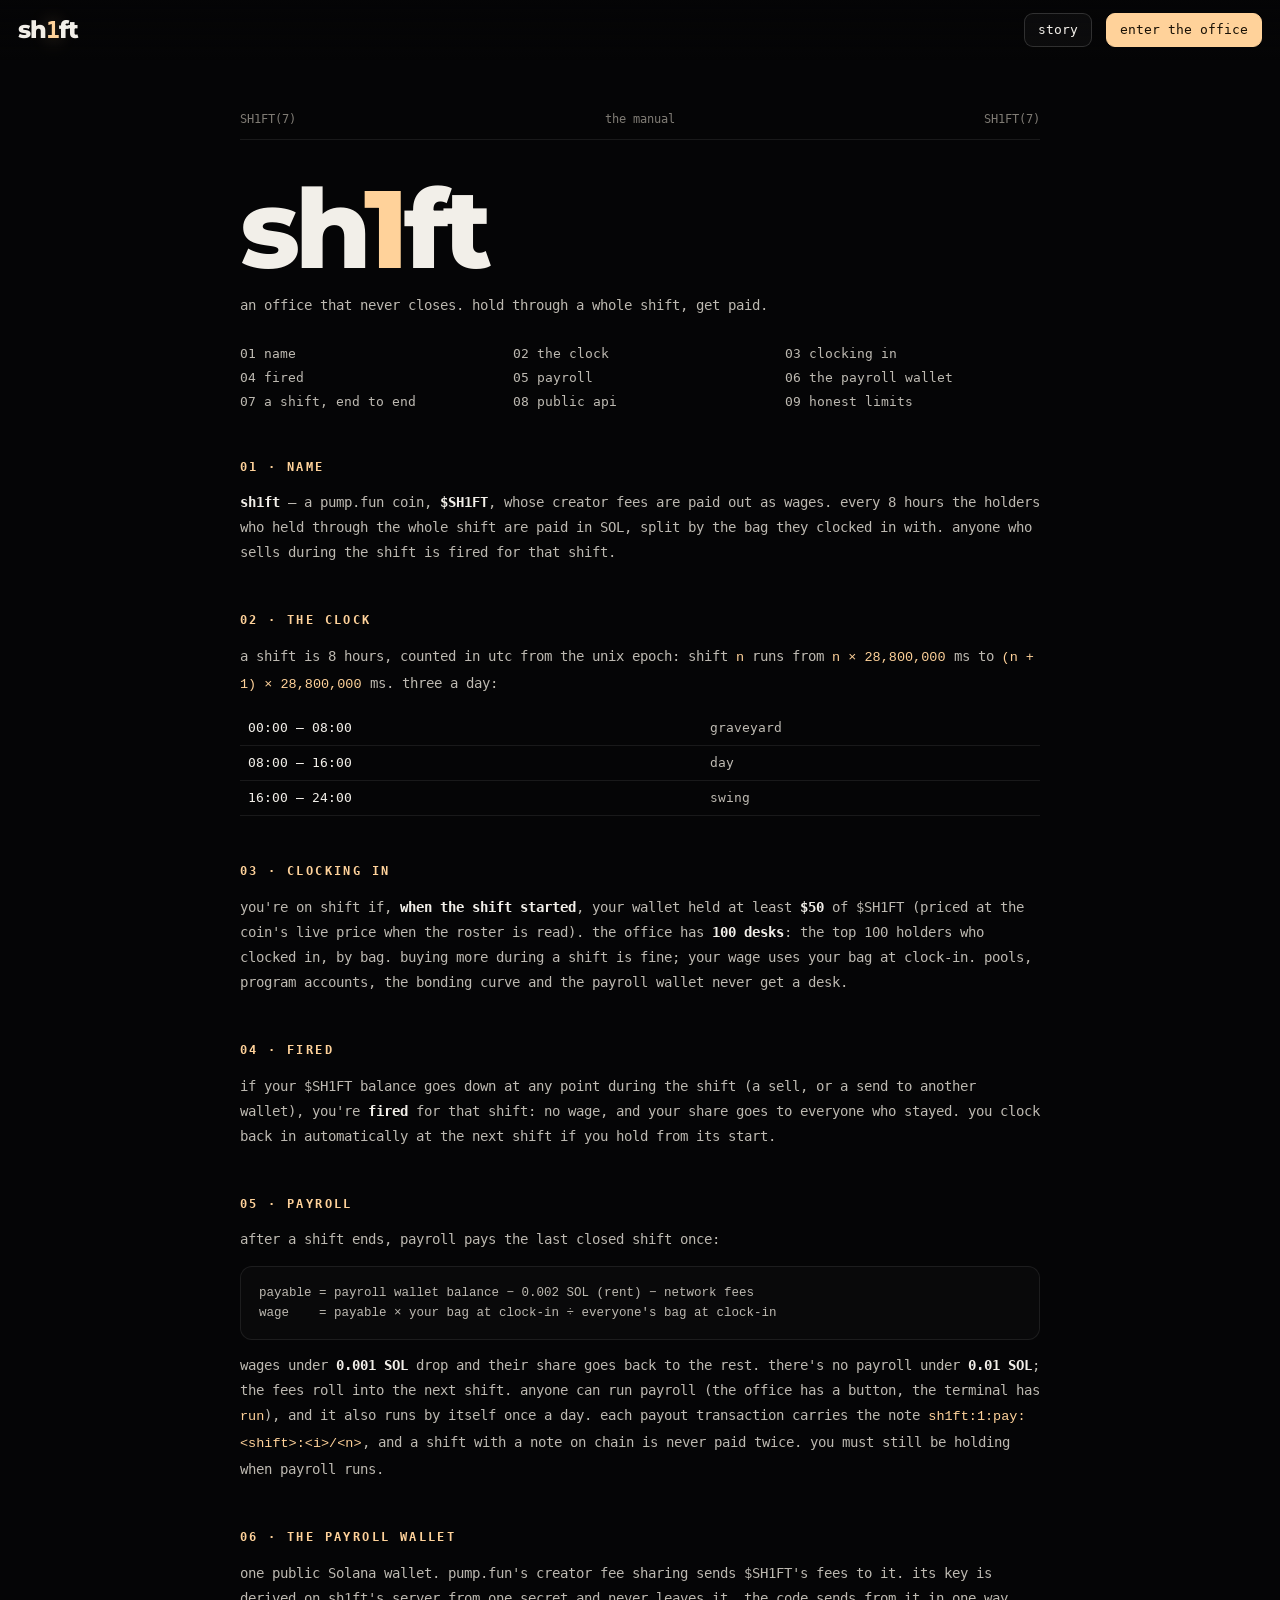
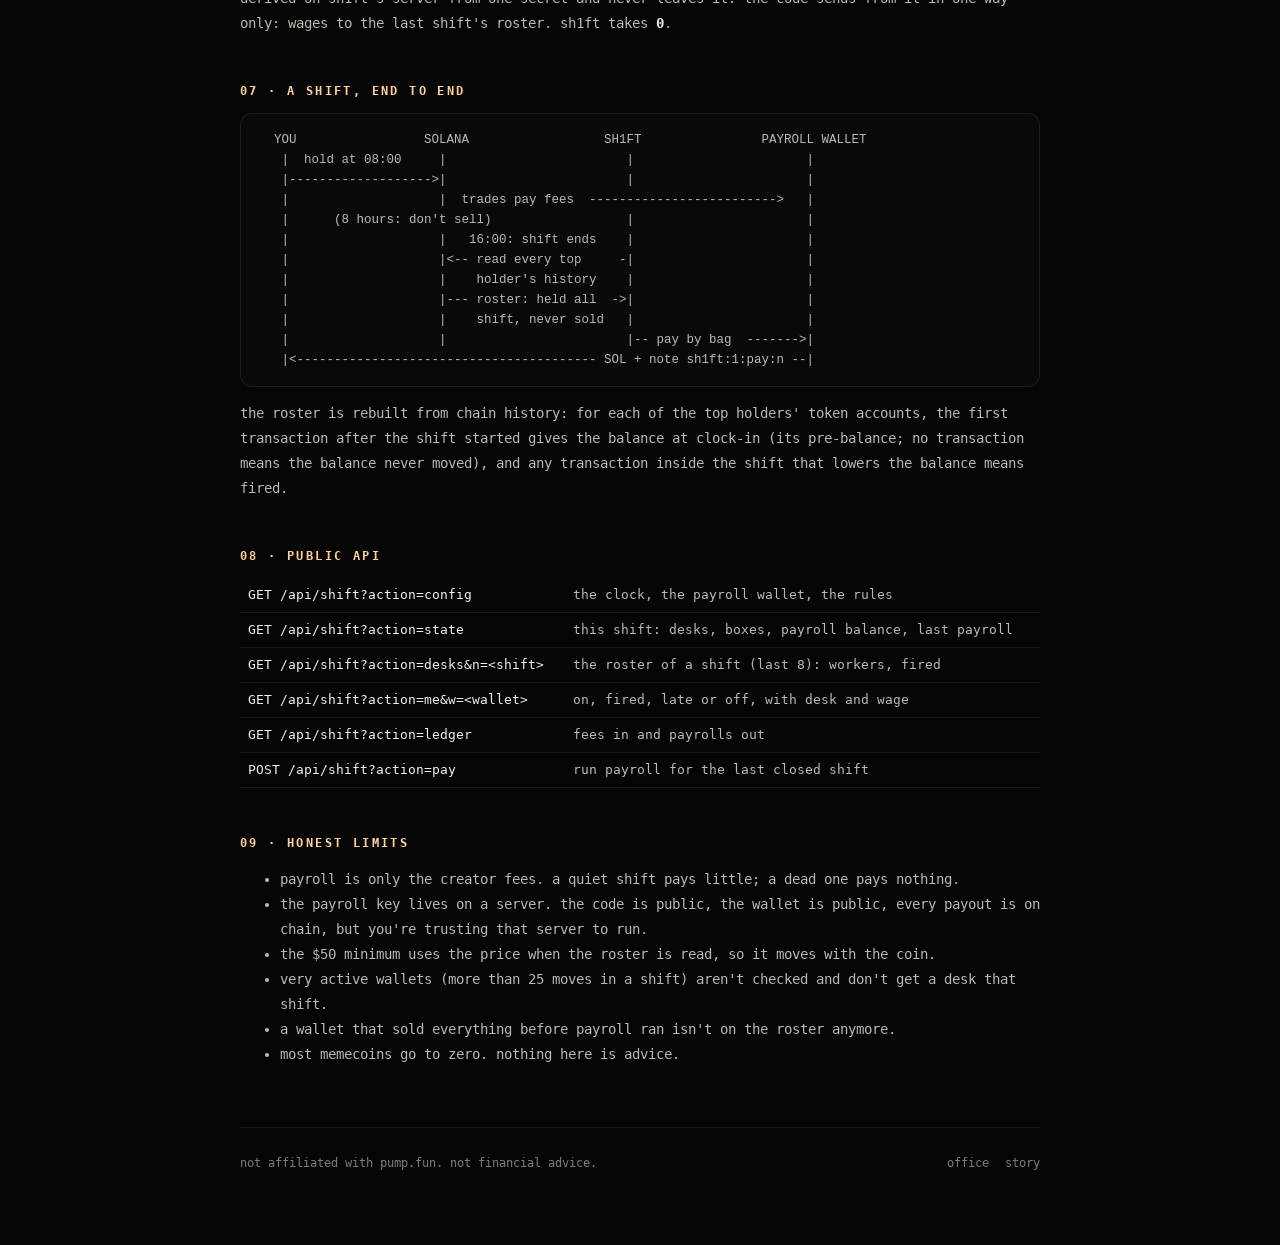
<file: docs.html>
<!doctype html>
<html lang="en">
<head>
<meta charset="utf-8">
<meta name="viewport" content="width=device-width,initial-scale=1,viewport-fit=cover">
<title>shift</title>
<meta name="description" content="how sh1ft works: the clock, clocking in, getting fired, payroll, the payroll wallet, the api.">
<meta name="theme-color" content="#050506">
<link rel="icon" href="/favicon.svg" type="image/svg+xml">
<link rel="stylesheet" href="/assets/css/sh1ft.css">
<style>
.man{max-width:880px;margin:0 auto;padding:110px clamp(18px,4vw,40px) 60px}
.mh{display:flex;justify-content:space-between;color:var(--dim);font-size:12px;border-bottom:1px solid var(--edge);padding-bottom:10px}
.man h1{font:800 clamp(56px,9vw,110px)/.9 var(--ms);letter-spacing:-.05em;margin:40px 0 8px}
.man h2{font-size:12px;letter-spacing:.2em;color:var(--warm);margin:46px 0 12px;font-weight:700}
.man p,.man li{color:var(--fg2);font-size:13.5px;line-height:1.85}.man b{color:var(--fg)}
.man pre{background:rgba(255,255,255,.02);border:1px solid var(--edge);border-radius:12px;padding:16px 18px;overflow:auto;font-size:12.5px;line-height:1.6;color:var(--fg2)}
.man code{color:var(--warm)}
.toc{display:grid;grid-template-columns:repeat(3,1fr);gap:4px 18px;margin-top:26px;font-size:12.5px}.toc a{text-decoration:none;color:var(--fg2)}.toc a:hover{color:var(--warm)}
.man table{width:100%;border-collapse:collapse;font-size:12.5px}.man td{padding:7px 8px;border-bottom:1px solid var(--edge);color:var(--fg2);vertical-align:top}.man td:first-child{color:var(--fg);white-space:nowrap}
@media (max-width:640px){.toc{grid-template-columns:1fr 1fr}}
</style>
</head>
<body>
<header class="bar" style="background:linear-gradient(rgba(5,5,6,.95),rgba(5,5,6,0))">
  <a class="wm" href="/" aria-label="sh1ft">sh<b>1</b>ft</a>
  <span style="margin-left:auto"></span>
  <a class="pa" href="/home">story</a><a class="pa warm" href="/">enter the office</a>
</header>
<main class="man">
  <div class="mh"><span>SH1FT(7)</span><span>the manual</span><span>SH1FT(7)</span></div>
  <h1>sh<span class="warm">1</span>ft</h1>
  <p>an office that never closes. hold through a whole shift, get paid.</p>
  <div class="toc"><a href="#name">01 name</a><a href="#clock">02 the clock</a><a href="#in">03 clocking in</a><a href="#fired">04 fired</a><a href="#payroll">05 payroll</a><a href="#wallet">06 the payroll wallet</a><a href="#proto">07 a shift, end to end</a><a href="#api">08 public api</a><a href="#limits">09 honest limits</a></div>

  <h2 id="name">01 · NAME</h2>
  <p><b>sh1ft</b> — a pump.fun coin, <b>$SH1FT</b>, whose creator fees are paid out as wages. every 8 hours the holders who held through the whole shift are paid in SOL, split by the bag they clocked in with. anyone who sells during the shift is fired for that shift.</p>

  <h2 id="clock">02 · THE CLOCK</h2>
  <p>a shift is 8 hours, counted in utc from the unix epoch: shift <code>n</code> runs from <code>n × 28,800,000</code> ms to <code>(n + 1) × 28,800,000</code> ms. three a day:</p>
  <table><tr><td>00:00 – 08:00</td><td>graveyard</td></tr><tr><td>08:00 – 16:00</td><td>day</td></tr><tr><td>16:00 – 24:00</td><td>swing</td></tr></table>

  <h2 id="in">03 · CLOCKING IN</h2>
  <p>you're on shift if, <b>when the shift started</b>, your wallet held at least <b>$50</b> of $SH1FT (priced at the coin's live price when the roster is read). the office has <b>100 desks</b>: the top 100 holders who clocked in, by bag. buying more during a shift is fine; your wage uses your bag at clock-in. pools, program accounts, the bonding curve and the payroll wallet never get a desk.</p>

  <h2 id="fired">04 · FIRED</h2>
  <p>if your $SH1FT balance goes down at any point during the shift (a sell, or a send to another wallet), you're <b>fired</b> for that shift: no wage, and your share goes to everyone who stayed. you clock back in automatically at the next shift if you hold from its start.</p>

  <h2 id="payroll">05 · PAYROLL</h2>
  <p>after a shift ends, payroll pays the last closed shift once:</p>
  <pre>payable = payroll wallet balance − 0.002 SOL (rent) − network fees
wage    = payable × your bag at clock-in ÷ everyone's bag at clock-in</pre>
  <p>wages under <b>0.001 SOL</b> drop and their share goes back to the rest. there's no payroll under <b>0.01 SOL</b>; the fees roll into the next shift. anyone can run payroll (the office has a button, the terminal has <code>run</code>), and it also runs by itself once a day. each payout transaction carries the note <code>sh1ft:1:pay:&lt;shift&gt;:&lt;i&gt;/&lt;n&gt;</code>, and a shift with a note on chain is never paid twice. you must still be holding when payroll runs.</p>

  <h2 id="wallet">06 · THE PAYROLL WALLET</h2>
  <p>one public Solana wallet. pump.fun's creator fee sharing sends $SH1FT's fees to it. its key is derived on sh1ft's server from one secret and never leaves it. the code sends from it in one way only: wages to the last shift's roster. sh1ft takes <b>0</b>.</p>

  <h2 id="proto">07 · A SHIFT, END TO END</h2>
<pre>  YOU                 SOLANA                  SH1FT                PAYROLL WALLET
   |  hold at 08:00     |                        |                       |
   |------------------->|                        |                       |
   |                    |  trades pay fees  ------------------------->   |
   |      (8 hours: don't sell)                  |                       |
   |                    |   16:00: shift ends    |                       |
   |                    |<-- read every top     -|                       |
   |                    |    holder's history    |                       |
   |                    |--- roster: held all  ->|                       |
   |                    |    shift, never sold   |                       |
   |                    |                        |-- pay by bag  ------->|
   |<---------------------------------------- SOL + note sh1ft:1:pay:n --|
</pre>
  <p>the roster is rebuilt from chain history: for each of the top holders' token accounts, the first transaction after the shift started gives the balance at clock-in (its pre-balance; no transaction means the balance never moved), and any transaction inside the shift that lowers the balance means fired.</p>

  <h2 id="api">08 · PUBLIC API</h2>
  <table>
    <tr><td>GET /api/shift?action=config</td><td>the clock, the payroll wallet, the rules</td></tr>
    <tr><td>GET /api/shift?action=state</td><td>this shift: desks, boxes, payroll balance, last payroll</td></tr>
    <tr><td>GET /api/shift?action=desks&amp;n=&lt;shift&gt;</td><td>the roster of a shift (last 8): workers, fired</td></tr>
    <tr><td>GET /api/shift?action=me&amp;w=&lt;wallet&gt;</td><td>on, fired, late or off, with desk and wage</td></tr>
    <tr><td>GET /api/shift?action=ledger</td><td>fees in and payrolls out</td></tr>
    <tr><td>POST /api/shift?action=pay</td><td>run payroll for the last closed shift</td></tr>
  </table>

  <h2 id="limits">09 · HONEST LIMITS</h2>
  <ul>
    <li>payroll is only the creator fees. a quiet shift pays little; a dead one pays nothing.</li>
    <li>the payroll key lives on a server. the code is public, the wallet is public, every payout is on chain, but you're trusting that server to run.</li>
    <li>the $50 minimum uses the price when the roster is read, so it moves with the coin.</li>
    <li>very active wallets (more than 25 moves in a shift) aren't checked and don't get a desk that shift.</li>
    <li>a wallet that sold everything before payroll ran isn't on the roster anymore.</li>
    <li>most memecoins go to zero. nothing here is advice.</li>
  </ul>
  <footer class="foot" style="margin-top:60px;padding-bottom:20px"><div class="wrap" style="padding:0"><span>not affiliated with pump.fun. not financial advice.</span><span class="sp"><a href="/">office</a><a href="/home">story</a></span></div></footer>
</main>
<script src="/assets/js/core.js"></script>
</body>
</html>
</file>
<file: assets/css/sh1ft.css>
/* sh1ft · one world (the office after dark), one light (warm), one watcher (red) */
@font-face{font-family:MS;src:url(/assets/fonts/ms8.woff) format("woff");font-weight:800;font-display:swap}
@font-face{font-family:MO;src:url(/assets/fonts/mo4.woff) format("woff");font-weight:400;font-display:swap}
@font-face{font-family:MO;src:url(/assets/fonts/mo7.woff) format("woff");font-weight:700;font-display:swap}
@font-face{font-family:IN;src:url(/assets/fonts/in4.woff) format("woff");font-weight:400;font-display:swap}
@font-face{font-family:IN;src:url(/assets/fonts/in5.woff) format("woff");font-weight:500;font-display:swap}
@font-face{font-family:IN;src:url(/assets/fonts/in6.woff) format("woff");font-weight:600;font-display:swap}
:root{--void:#050506;--bg2:#0a0a0c;--bg3:#101013;--glass:rgba(10,10,12,.84);--glass2:rgba(14,14,17,.94);
--edge:rgba(255,255,255,.08);--edge2:rgba(255,255,255,.15);--fg:#f2efe9;--fg2:#bdb9b1;--dim:#7f7b74;--faint:#4d4a45;
--warm:#ffd29a;--warm2:#ffb866;--warmbg:rgba(255,210,154,.08);--red:#ff3b30;--redbg:rgba(255,59,48,.1);
--mo:MO,ui-monospace,Menlo,monospace;--in:IN,system-ui,sans-serif;--ms:MS,IN,system-ui,sans-serif;--ease:cubic-bezier(.2,.8,.2,1);--r:14px}
*{box-sizing:border-box}html{scroll-behavior:smooth}
body{margin:0;background:var(--void);color:var(--fg);font:14px/1.6 var(--mo);-webkit-font-smoothing:antialiased}
a{color:inherit}button,input{font:inherit;color:inherit}button{cursor:pointer}
::selection{background:var(--warm);color:#1a1206}
u[data-run],u[data-copy]{cursor:pointer;text-decoration-color:var(--faint);text-underline-offset:3px}u[data-run]:hover,u[data-copy]:hover{color:var(--warm)}
.warm{color:var(--warm)}.dim{color:var(--dim)}.red{color:var(--red)}
.wm{font:800 1em/1 var(--ms);letter-spacing:-.05em;color:var(--fg);text-decoration:none;white-space:nowrap}.wm b{font:700 .94em var(--mo);color:var(--warm);letter-spacing:-.04em;text-shadow:0 0 18px rgba(255,210,154,.45)}
.grain{position:fixed;inset:0;pointer-events:none;z-index:60;opacity:.06;mix-blend-mode:overlay}
/* buttons */
.pa{display:inline-flex;align-items:center;gap:8px;height:34px;padding:0 13px;border-radius:9px;border:1px solid var(--edge2);background:rgba(255,255,255,.03);font-size:12.5px;white-space:nowrap;text-decoration:none;transition:background .18s,border-color .18s,transform .12s}
.pa:hover{background:rgba(255,255,255,.08);border-color:rgba(255,255,255,.28)}.pa:active{transform:translateY(1px)}
.pa.on{background:var(--fg);color:#0b0b0c;border-color:var(--fg)}.pa.warm{background:var(--warm);color:#1a1206;border-color:var(--warm)}.pa.warm:hover{background:#ffe0b8}
.pa[disabled]{opacity:.45;pointer-events:none}
.ib{width:34px;height:34px;display:grid;place-items:center;border-radius:9px;border:1px solid var(--edge2);background:rgba(10,10,12,.6);font-size:13px}
.ib.off{color:var(--faint)}
/* top bar */
.bar{position:fixed;top:0;left:0;right:0;z-index:30;height:60px;display:flex;align-items:center;gap:14px;padding:0 18px;pointer-events:none}
.bar>*{pointer-events:auto}
.bar .wm{font-size:24px}
.rooms{margin:0 auto;display:flex;gap:2px;padding:4px;border:1px solid var(--edge);border-radius:12px;background:rgba(8,8,10,.72);backdrop-filter:blur(10px);-webkit-backdrop-filter:blur(10px);position:relative}
.rooms a{position:relative;z-index:1;padding:6px 11px;border-radius:8px;text-decoration:none;font-size:12.5px;color:var(--fg2);transition:color .2s}
.rooms a i{font-style:normal;color:var(--faint);margin-right:5px;font-size:11px}
.rooms a:hover{color:var(--fg)}.rooms a.on{color:#0b0b0c}.rooms a.on i{color:#555}
.rooms .pill{position:absolute;z-index:0;top:4px;height:calc(100% - 8px);border-radius:8px;background:var(--fg);transition:left .35s var(--ease),width .35s var(--ease),opacity .2s;opacity:0}
.chip{display:flex;align-items:center;gap:8px;height:34px;padding:0 12px;border:1px solid var(--edge2);border-radius:9px;background:rgba(8,8,10,.72);font-size:12px;white-space:nowrap}
.dot{width:7px;height:7px;border-radius:50%;background:var(--warm);box-shadow:0 0 10px var(--warm)}.dot.red{background:var(--red);box-shadow:0 0 10px var(--red)}.dot.off{background:var(--faint);box-shadow:none}
.chip b{font-weight:700}
/* the world */
#world{position:fixed;inset:0;width:100vw;height:100vh;height:100dvh;display:block;cursor:default}
#world.pt{cursor:pointer}
.sign{position:fixed;z-index:5;transform:translate(-50%,-100%);padding:10px 20px 12px;background:rgba(10,10,12,.94);border:1px solid rgba(255,255,255,.12);border-radius:11px;text-align:center;box-shadow:0 24px 60px rgba(0,0,0,.6),0 0 60px rgba(255,210,154,.06);pointer-events:none;transition:opacity .4s}
.sign:before,.sign:after{content:"";position:absolute;bottom:100%;width:2px;height:120px;background:linear-gradient(transparent,#2a2a2e)}.sign:before{left:24px}.sign:after{right:24px}
.sign .l{white-space:nowrap;font-size:10.5px;letter-spacing:.22em;color:#807c75;text-transform:uppercase}
.sign .d{font:700 clamp(26px,3.4vw,44px)/1 var(--mo);letter-spacing:.04em;color:var(--warm);text-shadow:0 0 16px rgba(255,210,154,.8),0 0 44px rgba(255,180,100,.35);margin-top:5px}
.tag{position:fixed;z-index:6;padding:6px 10px 7px 9px;border-left:2px solid var(--fg);background:rgba(6,6,8,.78);backdrop-filter:blur(6px);-webkit-backdrop-filter:blur(6px);font-size:11px;letter-spacing:.06em;pointer-events:none;transform:translate(-2px,calc(-100% - 22px));white-space:nowrap;transition:opacity .15s}
.tag b{display:block;font-weight:700;text-transform:uppercase;letter-spacing:.12em}.tag span{color:var(--dim)}
.tag:after{content:"";position:absolute;left:-2px;top:100%;width:1px;height:22px;background:rgba(242,239,233,.4)}
.tag.red{border-left-color:var(--red)}.tag.red:after{background:rgba(255,59,48,.6)}
/* the side panel: a room opens */
.panel{position:fixed;z-index:20;right:14px;top:68px;bottom:46px;width:min(580px,46vw);display:grid;grid-template-rows:auto minmax(0,1fr);border:1px solid var(--edge2);border-radius:var(--r);background:var(--glass);backdrop-filter:blur(16px);-webkit-backdrop-filter:blur(16px);box-shadow:0 30px 80px rgba(0,0,0,.55);transform:translateX(calc(100% + 30px));transition:transform .5s var(--ease);overflow:hidden}
.panel.on{transform:none}
.panel .ph{padding:20px 22px 14px;border-bottom:1px solid var(--edge);position:relative}
.panel .ph .x{position:absolute;right:14px;top:14px}
.panel .ey{font-size:11px;color:var(--dim);letter-spacing:.06em}
.panel h1{margin:6px 0 8px;font:800 34px/1 var(--ms);letter-spacing:-.04em;text-transform:uppercase}
.panel .lead{margin:0;color:var(--fg2);font-size:13px;max-width:470px}
.panel .acts{display:flex;flex-wrap:wrap;gap:6px;margin-top:14px}
.panel .pb{overflow:auto;padding:16px 22px 22px;scrollbar-width:thin}
.note{display:flex;gap:10px;color:var(--dim);font-size:12px;margin-top:12px}.note:before{content:"∴";color:var(--warm)}
/* data bits */
.cells{display:grid;grid-template-columns:repeat(3,1fr);border:1px solid var(--edge);border-radius:12px;overflow:hidden;margin-bottom:14px}
.cells>div{padding:12px 14px;border-right:1px solid var(--edge);border-bottom:1px solid var(--edge)}.cells>div:nth-child(3n){border-right:0}.cells>div:nth-last-child(-n+3){border-bottom:0}
.k{font-size:10.5px;letter-spacing:.12em;text-transform:uppercase;color:var(--dim)}
.v{font-size:19px;font-weight:700;margin-top:3px;white-space:nowrap;overflow:hidden;text-overflow:ellipsis}.v.warm{color:var(--warm)}.v small{font-size:11px;color:var(--dim);font-weight:400;margin-left:4px}
.box{border:1px solid var(--edge);border-radius:12px;padding:14px;margin-bottom:14px;background:rgba(255,255,255,.015)}
.box h3{margin:0 0 10px;font-size:11px;letter-spacing:.14em;text-transform:uppercase;color:var(--dim);font-weight:700;display:flex;justify-content:space-between;gap:10px}
.kv{display:grid;grid-template-columns:auto 1fr;gap:6px 16px;font-size:12.5px}.kv dt{color:var(--dim)}.kv dd{margin:0;text-align:right;overflow:hidden;text-overflow:ellipsis;white-space:nowrap}
.tbl{width:100%;border-collapse:collapse;font-size:12.5px}.tbl th{text-align:left;font-weight:400;color:var(--dim);font-size:10.5px;letter-spacing:.12em;text-transform:uppercase;padding:0 8px 8px;border-bottom:1px solid var(--edge)}
.tbl td{padding:8px;border-bottom:1px solid var(--edge);white-space:nowrap}.tbl tr:last-child td{border-bottom:0}.tbl td.r,.tbl th.r{text-align:right}.tbl a{text-decoration:none}.tbl a:hover{color:var(--warm)}
.tbl tr.me td{background:var(--warmbg)}
.empty{padding:16px 4px;color:var(--dim);font-size:12.5px}
.seg{display:inline-flex;border:1px solid var(--edge2);border-radius:9px;padding:3px;gap:2px}.seg button{border:0;background:none;padding:4px 10px;border-radius:6px;font-size:12px;color:var(--fg2)}.seg button.on{background:var(--fg);color:#0b0b0c}
.inp{display:flex;gap:6px}.inp input{flex:1;min-width:0;height:34px;padding:0 12px;border-radius:9px;border:1px solid var(--edge2);background:rgba(0,0,0,.35);outline:0;font-size:12.5px}.inp input:focus{border-color:var(--warm)}
.status-card{border-radius:12px;padding:16px;border:1px solid var(--edge2);margin-top:12px}
.status-card .big{font:800 32px/1 var(--ms);letter-spacing:-.03em;text-transform:uppercase}
.status-card.on{border-color:rgba(255,210,154,.5);background:var(--warmbg)}.status-card.on .big{color:var(--warm)}
.status-card.fired{border-color:rgba(255,59,48,.5);background:var(--redbg)}.status-card.fired .big{color:var(--red)}
/* console under each room */
.term{border:1px solid var(--edge);border-radius:12px;background:rgba(0,0,0,.45);overflow:hidden;font-size:12.5px}
.term .tbody{max-height:260px;min-height:90px;overflow:auto;padding:12px 14px 4px;scrollbar-width:thin}
.term.full .tbody{max-height:none;height:calc(100vh - 330px);min-height:220px}
.tl{white-space:pre-wrap;word-break:break-word;margin-bottom:4px}.tl.pre{white-space:pre}.tl.echo{color:var(--fg)}.tl.dim{color:var(--dim)}.tl.err{color:var(--red)}.tl.ok{color:var(--warm)}.tl.ms{font-size:11px;text-align:right}
.tl .k{font-size:12.5px;letter-spacing:0;text-transform:none;color:var(--dim)}
.pr{color:var(--warm)}
.tline{display:flex;gap:8px;align-items:center;padding:8px 14px;border-top:1px solid var(--edge)}.tline input{flex:1;border:0;background:none;outline:0;caret-color:var(--warm)}
/* bottom status */
.status{position:fixed;z-index:25;left:0;right:0;bottom:0;height:36px;display:flex;align-items:center;gap:18px;padding:0 18px;border-top:1px solid var(--edge);background:rgba(6,6,8,.86);backdrop-filter:blur(10px);-webkit-backdrop-filter:blur(10px);font-size:11.5px;color:var(--dim);white-space:nowrap;overflow:hidden}
.status b{color:var(--fg);font-weight:700}.status .hint{margin-left:auto}.status kbd{font:inherit;border:1px solid var(--edge2);border-radius:4px;padding:0 4px;color:var(--fg2)}
/* the intro */
.intro{position:fixed;inset:0;z-index:50;pointer-events:none}
.intro .black{position:absolute;inset:0;background:#000;transition:opacity 1.6s ease}
.intro .type{position:absolute;left:50%;top:44%;transform:translate(-50%,-50%);font-size:13px;color:var(--fg2);letter-spacing:.04em;white-space:pre;text-align:center;transition:opacity .6s}
.intro .title{position:absolute;left:0;right:0;top:28%;text-align:center;opacity:0;transform:translateY(16px);transition:opacity 1.2s var(--ease),transform 1.2s var(--ease)}
.intro .title .wm{font-size:clamp(70px,13vw,180px);text-shadow:0 20px 80px rgba(0,0,0,.8)}
.intro .title p{margin:18px 0 0;color:var(--fg2);font-size:14px}
.intro .title .pa{pointer-events:auto;margin-top:24px}
.intro.show .title{opacity:1;transform:none}
.intro .skip{position:absolute;right:20px;bottom:20px;font-size:11.5px;color:var(--dim);pointer-events:auto;background:none;border:0}
.intro .tap{position:absolute;left:20px;bottom:20px;font-size:11.5px;color:var(--faint)}
body.intro-on .bar,body.intro-on .status,body.intro-on .sign{opacity:0}
.bar,.status{transition:opacity .8s}
#toast{position:fixed;left:50%;bottom:52px;transform:translate(-50%,20px);z-index:70;padding:9px 14px;border-radius:9px;background:var(--fg);color:#0b0b0c;font-size:12.5px;opacity:0;pointer-events:none;transition:opacity .25s,transform .25s}#toast.on{opacity:1;transform:translate(-50%,0)}
/* landing + docs pages */
.page{position:relative;z-index:2}
.wrap{max-width:1160px;margin:0 auto;padding:0 clamp(18px,4vw,40px)}
.eyb{display:inline-flex;gap:8px;align-items:center;padding:4px 9px;border:1px solid var(--edge2);border-radius:7px;font-size:11px;letter-spacing:.14em;text-transform:uppercase;color:var(--fg2)}.eyb b{color:var(--warm);font-weight:700}
h2.hd{font:800 clamp(34px,5vw,64px)/1 var(--ms);letter-spacing:-.045em;margin:16px 0 0}h2.hd span{color:var(--warm)}h2.hd span.red{color:var(--red)}
.lede{color:var(--fg2);font:400 16px/1.65 var(--in);max-width:560px;margin:16px 0 0}.lede b{color:var(--fg);font-weight:600}
.foot{border-top:1px solid var(--edge);padding:26px 0 70px;color:var(--dim);font-size:12px}.foot .wrap{display:flex;gap:18px;flex-wrap:wrap;align-items:center}.foot .sp{margin-left:auto;display:flex;gap:16px}.foot a{text-decoration:none}.foot a:hover{color:var(--fg)}
@media (max-width:980px){.rooms a span{display:none}.rooms a i{margin:0}.panel{width:auto;left:10px;right:10px;top:auto;bottom:46px;height:70vh;transform:translateY(calc(100% + 60px))}.panel.on{transform:none}.chip .nm{display:none}}
@media (max-width:640px){.panel{bottom:94px;height:auto;top:64px}.bar{gap:8px;padding:0 10px}.bar .wm{font-size:20px}.rooms{display:none}.status .hint,.status .opt{display:none}.cells{grid-template-columns:1fr 1fr}.cells>div:nth-child(3n){border-right:1px solid var(--edge)}.cells>div:nth-child(2n){border-right:0}.cells>div{border-bottom:1px solid var(--edge)!important}.sign .d{font-size:24px}.sign .l{font-size:9px;letter-spacing:.12em}.mnav{display:flex!important}}
.mnav{display:none;position:fixed;z-index:26;left:10px;right:10px;bottom:44px;gap:4px;overflow-x:auto;padding:4px;border:1px solid var(--edge);border-radius:12px;background:rgba(8,8,10,.86);backdrop-filter:blur(10px);scrollbar-width:none}
.mnav a{flex:none;padding:7px 10px;border-radius:8px;font-size:12px;text-decoration:none;color:var(--fg2)}.mnav a.on{background:var(--fg);color:#0b0b0c}
@media (prefers-reduced-motion:reduce){*{transition:none!important;animation:none!important}}
</file>
